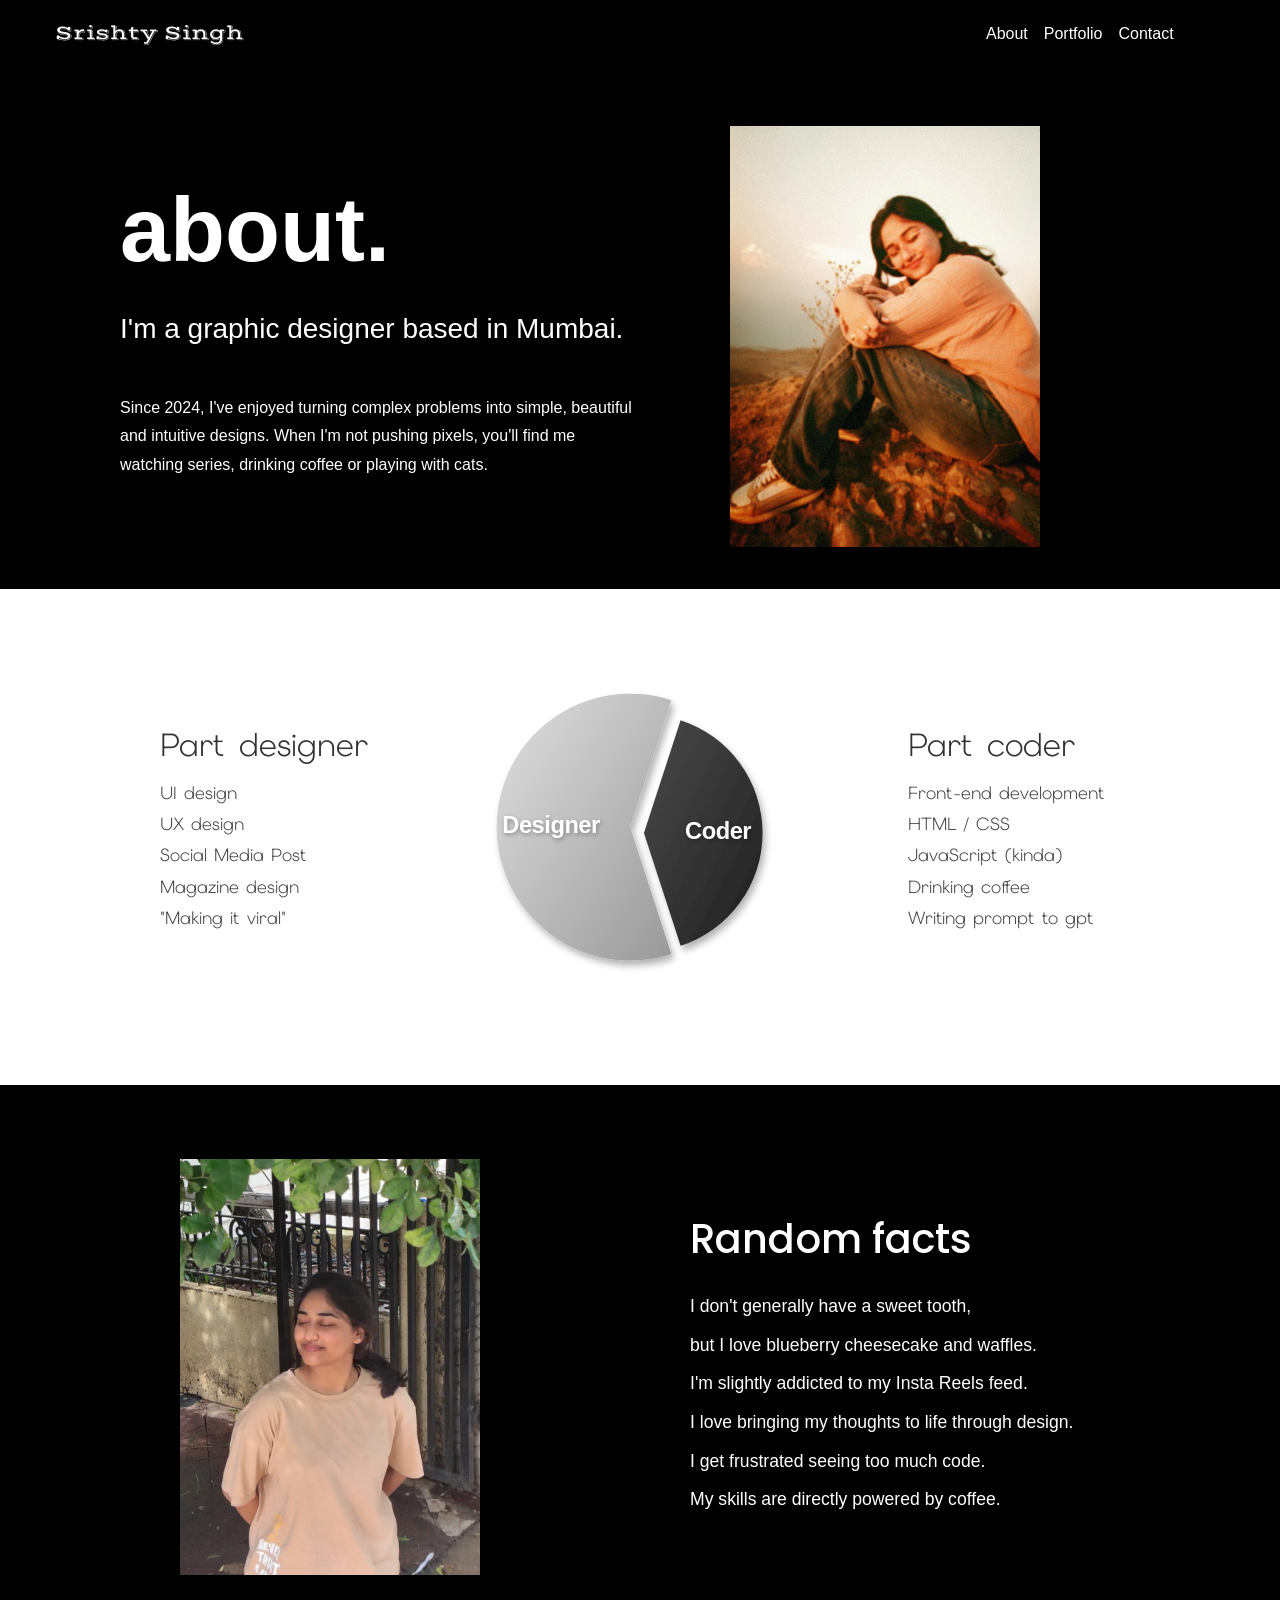
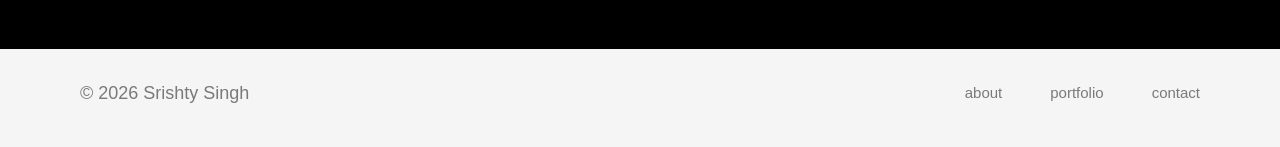
<file: about.html>
<!DOCTYPE html>
<html lang="en">
<head>
    <meta charset="UTF-8">
    <meta name="viewport" content="width=device-width, initial-scale=1.0">
    <meta
      name="about"
      content="Srishty Singh — about me."
    />
    <title>About Me</title>
     <!-- Google Font -->
      <link rel="preconnect" href="https://fonts.googleapis.com">
<link rel="preconnect" href="https://fonts.gstatic.com" crossorigin>
<link href="https://fonts.googleapis.com/css2?family=Vast+Shadow&display=swap" rel="stylesheet">
    <link href="https://fonts.googleapis.com/css2?family=Poppins:wght@300;400;500;700;800&display=swap" rel="stylesheet">

    <link href="https://cdn.jsdelivr.net/npm/bootstrap@5.0.2/dist/css/bootstrap.min.css" rel="stylesheet" integrity="sha384-EVSTQN3/azprG1Anm3QDgpJLIm9Nao0Yz1ztcQTwFspd3yD65VohhpuuCOmLASjC" crossorigin="anonymous">

    <script src="https://cdn.jsdelivr.net/npm/bootstrap@5.0.2/dist/js/bootstrap.bundle.min.js" integrity="sha384-MrcW6ZMFYlzcLA8Nl+NtUVF0sA7MsXsP1UyJoMp4YLEuNSfAP+JcXn/tWtIaxVXM" crossorigin="anonymous"></script>

    <link rel="preconnect" href="https://fonts.googleapis.com">
<link rel="preconnect" href="https://fonts.gstatic.com" crossorigin>
<link href="https://fonts.googleapis.com/css2?family=Elms+Sans:ital,wght@0,100..900;1,100..900&display=swap" rel="stylesheet">


    <link rel="stylesheet" href="assets/css/about.css" />
    <link rel="stylesheet" href="assets/css/style.css" />
</head>
<body>
    <header class="site-header">
      
<nav class="navbar navbar-expand-lg">
    <div class="container-fluid">

        <a class="navbar-brand" href="index.html">Srishty Singh</a>

        <button
            class="navbar-toggler"
            type="button"
            data-bs-toggle="collapse"
            data-bs-target="#navbarTogglerDemo02"
            aria-controls="navbarTogglerDemo02"
            aria-expanded="false"
            aria-label="Toggle navigation">

            <span class="navbar-toggler-icon"></span>
        </button>

        <div class="collapse navbar-collapse" id="navbarTogglerDemo02">

            <ul class="navbar-nav ms-auto mb-2 mb-lg-0">

                <li class="nav-item">
                    <a class="nav-link" href="about.html">About</a>
                </li>

                <li class="nav-item">
                    <a class="nav-link" href="portfolio.html">Portfolio</a>
                </li>

                <li class="nav-item">
                    <a class="nav-link" href="contact.html">Contact</a>
                </li>

            </ul>

        </div>

    </div>
</nav>


    </header>
    <section class="myself">

        <div class="myself-text">

            <h1>about.</h1>

            <h3>
                I'm a graphic designer based in Mumbai.
                
            </h3>

            <p>
                Since 2024, I've enjoyed turning complex problems into
                simple, beautiful and intuitive designs. When I'm not
                pushing pixels, you'll find me watching series, drinking coffee or
                playing with cats.
            </p>

        </div>

        <div class="myself-image">
            <img src="assets\images\aboutme\about-me.jpg" alt="my-image">
        </div>

    </section>

    

    <section class="skills-section">

    <div class="skill designer">

        <h2>Part designer</h2>

        <ul>
            <li>UI design</li>
            <li>UX design</li>
            <li>Social Media Post</li>
            <li>Magazine design</li>
            <li>"Making it viral"</li>
        </ul>

    </div>

    <div class="portfolio-chart-container">
  <svg width="100%" height="100%" viewBox="0 0 340 340" class="pie-chart">
    
    <!-- Definitions for Gradients and Shadows -->
    <defs>
      <!-- Light Gray Gradient for Designer (60%) -->
      <linearGradient id="designerGrad" x1="0%" y1="0%" x2="100%" y2="100%">
        <stop offset="0%" stop-color="#e0e0e0"/>
        <stop offset="100%" stop-color="#999999"/>
      </linearGradient>
      
      <!-- Dark Gray Gradient for Coder (40%) -->
      <linearGradient id="coderGrad" x1="0%" y1="0%" x2="100%" y2="100%">
        <stop offset="0%" stop-color="#4a4a4a"/>
        <stop offset="100%" stop-color="#1f1f1f"/>
      </linearGradient>
      
      <!-- Subtle 3D Drop Shadow -->
      <filter id="drop-shadow" x="-20%" y="-20%" width="140%" height="140%">
        <feDropShadow dx="3" dy="5" stdDeviation="4" flood-opacity="0.3"/>
      </filter>
    </defs>

    <!-- Designer Slice (60% - Increased Radius to 135) -->
    <g class="slice designer-slice">
      <path d="M 160 160 L 201.72 288.39 A 135 135 0 1 1 201.72 31.61 Z" fill="url(#designerGrad)" />
      <!-- Nudged X coordinate from 90 to 80 to center in the larger slice -->
      <text x="80" y="166" text-anchor="middle" class="chart-label">Designer</text>
    </g>

    <!-- Coder Slice (40% - Original Radius of 120) -->
    <g class="slice coder-slice">
      <path d="M 160 160 L 197.08 45.87 A 120 120 0 0 1 197.08 274.13 Z" fill="url(#coderGrad)" />
      <text x="235" y="166" text-anchor="middle" class="chart-label">Coder</text>
    </g>
    
  </svg>
</div>

    <div class="skill coder">

        <h2>Part coder</h2>

        <ul>
            <li>Front-end development</li>
            <li>HTML / CSS</li>
            <li>JavaScript (kinda)</li>
            <li>Drinking coffee</li>
            <li>Writing prompt to gpt</li>
        </ul>

    </div>

</section>

<section class="random-facts-section">
  <div class="facts-container">
    
    <!-- Left Side: Monitor/Yoda Image -->
    <div class="facts-image-wrapper">
      <img src="assets\images\aboutme\random-fact.jpg" alt="Yoda popping out of an iMac" class="facts-image">
    </div>

    <!-- Right Side: Facts List -->
    <div class="facts-content">
      <h2 class="facts-heading">Random facts</h2>
      
      <ul class="facts-list">
        <li>I don't generally have a sweet tooth, <br>
            but I love blueberry cheesecake and waffles.</li>
        <li>I'm slightly addicted to my Insta Reels feed.</li>
        <li>I love bringing my thoughts to life through design.</li>
        <li>I get frustrated seeing too much code.</li>
        <li>My skills are directly powered by coffee.</li>
        
      </ul>
    </div>
    
  </div>
</section>


      <footer class="footer">
        <!-- Back to Top Button -->
        <button class="back-to-top" id="backToTop" aria-label="Back to top">
          <svg width="24" height="24" viewBox="0 0 24 24" fill="none">
            <path
              d="M6 15L12 9L18 15"
              stroke="currentColor"
              stroke-width="2.5"
              stroke-linecap="round"
              stroke-linejoin="round"
            />
          </svg>
        </button>

        <div class="footer-container">
          <p>© 2026 Srishty Singh</p>

          <nav>
            <a href="about.html">about</a>
            <a href="portfolio.html">portfolio</a>
            <a href="contact.html">contact</a>
          </nav>
        </div>
      </footer>
    <script src="assets/js/main.js"></script>
</body>

</html>
</file>
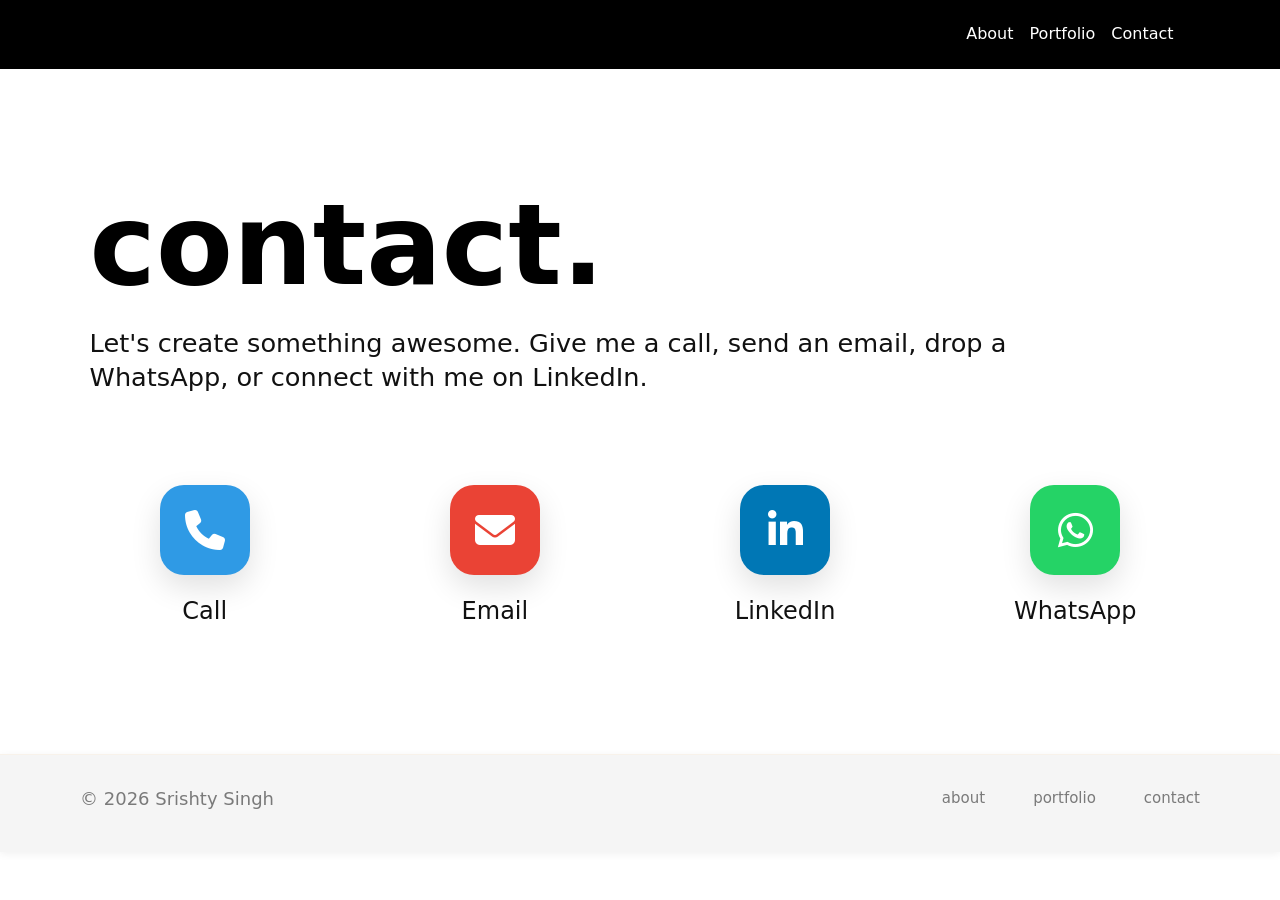
<file: contact.html>
<!DOCTYPE html>
<html lang="en">
  <head>
    <meta charset="UTF-8" />
    <meta name="viewport" content="width=device-width, initial-scale=1.0" />
    <meta
      name="description"
      content="Srishty Singh — designer and front-end developer."
    />
    <title>Srishty Singh | Portfolio</title>
    <link rel="preconnect" href="https://fonts.googleapis.com">
<link rel="preconnect" href="https://fonts.gstatic.com" crossorigin>
<link href="https://fonts.googleapis.com/css2?family=Vast+Shadow&display=swap" rel="stylesheet">
    <link rel="preconnect" href="https://fonts.googleapis.com" />
    <link rel="preconnect" href="https://fonts.gstatic.com" crossorigin />
    <link
      href="https://fonts.googleapis.com/css2?family=DM+Mono:wght@500&family=DM+Sans:wght@400;500;700&family=Yeseva+One&display=swap"
      rel="stylesheet"
    />
    <link rel="stylesheet" href="assets/css/style.css" />
    <link rel="stylesheet" href="assets/css/contact.css"/>

    <link rel="preconnect" href="https://fonts.googleapis.com" />
    <link rel="preconnect" href="https://fonts.gstatic.com" crossorigin />
    <link
      href="https://fonts.googleapis.com/css2?family=Give+You+Glory&family=Marhey:wght@300&family=Montserrat:ital,wght@0,100..900;1,100..900&family=Odor+Mean+Chey&display=swap"
      rel="stylesheet"
    />
    <link href="https://cdn.jsdelivr.net/npm/bootstrap@5.0.2/dist/css/bootstrap.min.css" rel="stylesheet" integrity="sha384-EVSTQN3/azprG1Anm3QDgpJLIm9Nao0Yz1ztcQTwFspd3yD65VohhpuuCOmLASjC" crossorigin="anonymous">

    <script src="https://cdn.jsdelivr.net/npm/bootstrap@5.0.2/dist/js/bootstrap.bundle.min.js" integrity="sha384-MrcW6ZMFYlzcLA8Nl+NtUVF0sA7MsXsP1UyJoMp4YLEuNSfAP+JcXn/tWtIaxVXM" crossorigin="anonymous"></script>

  </head>
  <body>
    <header class="site-header">
      
<nav class="navbar navbar-expand-lg">
    <div class="container-fluid">

        <a class="navbar-brand" href="index.html">Srishty Singh</a>

        <button
            class="navbar-toggler"
            type="button"
            data-bs-toggle="collapse"
            data-bs-target="#navbarTogglerDemo02"
            aria-controls="navbarTogglerDemo02"
            aria-expanded="false"
            aria-label="Toggle navigation">

            <span class="navbar-toggler-icon"></span>
        </button>

        <div class="collapse navbar-collapse" id="navbarTogglerDemo02">

            <ul class="navbar-nav ms-auto mb-2 mb-lg-0">

                <li class="nav-item">
                    <a class="nav-link" href="about.html">About</a>
                </li>

                <li class="nav-item">
                    <a class="nav-link" href="portfolio.html">Portfolio</a>
                </li>

                <li class="nav-item">
                    <a class="nav-link" href="contact.html">Contact</a>
                </li>

            </ul>

        </div>

    </div>
</nav>


    </header>

    <!-- Font Awesome -->
<link rel="stylesheet"
href="https://cdnjs.cloudflare.com/ajax/libs/font-awesome/6.7.2/css/all.min.css"/>

<section class="contact-section">

    <div class="contact-heading">
        <h1>contact.</h1>

        <p>
            Let's create something awesome. Give me a call, send an
            email, drop a WhatsApp, or connect with me on LinkedIn.
        </p>
    </div>

    <div class="contact-grid">

        <!-- Call -->
        <a href="tel:+916266552466" class="contact-card">
            <div class="icon phone">
                <i class="fa-solid fa-phone"></i>
            </div>

            <h4>Call</h4>
        </a>

        <!-- Email -->
        <a href="mailto:singhsrishty30@gmail.com" class="contact-card">
            <div class="icon email">
                <i class="fa-solid fa-envelope"></i>
            </div>

            <h4>Email</h4>
        </a>

        <!-- Linkedin -->
        <a href="https://www.linkedin.com/in/srishtysingh3004/"
            target="_blank"
            class="contact-card">

            <div class="icon linkedin">
                <i class="fa-brands fa-linkedin-in"></i>
            </div>

            <h4>LinkedIn</h4>

        </a>

        <!-- Whatsapp -->
        <a href="https://wa.me/916266552466"
            target="_blank"
            class="contact-card">

            <div class="icon whatsapp">
                <i class="fa-brands fa-whatsapp"></i>
            </div>

            <h4>WhatsApp</h4>

        </a>

    </div>

</section>

<footer class="footer">
        <!-- Back to Top Button -->
        <button class="back-to-top" id="backToTop" aria-label="Back to top">
          <svg width="24" height="24" viewBox="0 0 24 24" fill="none">
            <path
              d="M6 15L12 9L18 15"
              stroke="currentColor"
              stroke-width="2.5"
              stroke-linecap="round"
              stroke-linejoin="round"
            />
          </svg>
        </button>

        <div class="footer-container">
          <p>© 2026 Srishty Singh</p>

          <nav>
            <a href="about.html">about</a>
            <a href="portfolio.html">portfolio</a>
            <a href="contact.html">contact</a>
          </nav>
        </div>
      </footer>
    <script src="assets/js/main.js"></script>
  </body>
</html>
</file>
<file: assets/css/about.css>
*{
    margin:0;
    padding:0;
    box-sizing:border-box;
}

body{
    font-family:'Poppins',sans-serif;
    background:#fff;
    color:#333;
}
.myself{

    margin:auto;
    min-height: 520px;
    display:flex;
    align-items:center;
    justify-content:space-between;
    background-color: black;

    padding:15px 100px 0;
}

/* text */

.myself-text{

    max-width:520px;
    margin-left:20px;
    
}

.myself-text h1{

    font-size:90px;
    font-weight:800;
    color:white;
    margin-bottom:25px;
}

.myself-text h3{

    font-size:28px;
    font-weight:300;
    color:white;
    line-height:1.4;

    margin-bottom:45px;
}

.myself-text p{

    font-size:16px;
    color:white;
    line-height:1.8;
}

/* image */

.myself-image{
    display:flex;
    justify-content:center;
    flex: 1;
}

.myself-image img{
    width: 100%;
    max-width: 360px;   /* Adjust as needed */
    height: auto;
    object-fit: contain;
    padding-right: 50px;
}/*=========================
    Skills Section
==========================*/

.skills-section{

    width:100%;
    min-height:50vh;

    display:flex;
    justify-content:centre;
    align-items:center;

    padding:30px 10%;

    background:#fff;
  flex-wrap: wrap;

  /* 2. Add shadows above and below the section to make it "pop" off the page */
  box-shadow: 
    0px -15px 15px -15px rgba(0, 0, 0, 0.15), /* Top shadow */
    0px 15px 15px -15px rgba(0, 0, 0, 0.15);  /* Bottom shadow */


  /* 4. Add spacing so it doesn't collide with other elements */
  padding: 3rem 2rem; /* Creates space inside the section */
}
.designer{
    padding-left: 8rem;
}

.skill{

    width:28%;
}

.skill h2{

    font-size:2rem;
    font-family: "Elms Sans", sans-serif;
  font-optical-sizing: auto;
  font-weight: 300;
  font-style: normal;
    margin-bottom:15px;
    color:#333;
}

.skill ul{

    list-style:none;
    
    padding-left: 0px;
}

.skill li{

    font-size:1.1rem;
    color:#444;
    margin-bottom:5px;
    font-family: "Elms Sans", sans-serif;
  font-optical-sizing: auto;
  font-weight: 300;
  font-style: normal;
}
/* Container sizing */
.portfolio-chart-container {
  display: flex;
  justify-content: center;
  align-items: center;
  width: 100%;
  max-width: 400px; /* Adjust based on your layout */
  margin: 0 auto;
  padding: 2rem;
}

/* SVG Base */
.pie-chart {
  overflow: visible; /* Prevents shadow clipping */
}

/* Apply shadow and transitions to both slices */
.slice path {
  filter: url(#drop-shadow);
  transition: transform 0.3s cubic-bezier(0.25, 0.8, 0.25, 1);
  cursor: pointer;
}

/* Create the "Exploded" separation for the Coder slice */
.coder-slice {
  transform: translate(14px, 6px);
}

/* Optional: Interactive hover effects for a portfolio */
.designer-slice:hover path {
  transform: translate(-4px, -4px);
}

.coder-slice:hover path {
  transform: translate(4px, 4px); /* Pushes out slightly further on hover */
}

/* Typography matching the image */
.chart-label {
  fill: #ffffff;
  font-family: -apple-system, BlinkMacSystemFont, "Segoe UI", Roboto, Helvetica, Arial, sans-serif;
  font-weight: 700;
  font-size: 24px;
  letter-spacing: -0.5px;
  pointer-events: none; /* Ensures hover effects trigger over the whole slice */
  text-shadow: 1px 2px 4px rgba(0, 0, 0, 0.3); /* Helps text pop against gradients */
}
/* Main Section Wrapper */
.random-facts-section {
  display: flex;
  justify-content: center;
  align-items: center;
  width: 100%;
  background-color: black;
  box-sizing: border-box;
  padding: 4rem 0rem 4rem 0rem;;
  /* Restricts the maximum height to less than the full screen */
  max-height: 100vh; 
  overflow-y: auto; 
}

/* Flexbox Container */
.facts-container {
  display: flex;
  flex-direction: row;
  align-items: center;
  max-width: 1100px; /* Constrains the maximum width for wide screens */
  width: 100%;
  gap: 5rem; /* Creates the gap between the image and the text */
}

/* Image Styling */
.facts-image-wrapper {
  flex: 1; /* Takes up half the available space */
  padding: 10px 10px 10px 90px;
  display: flex;
  justify-content: left;
}

.facts-image {
  width: 100%;
    max-width: 300px;   /* Adjust as needed */
    
    height: auto;
  object-fit: contain;
}

/* Text & Typography Styling */
.facts-content {
  flex: 1; /* Takes up the other half */
  
  padding-right: 80px;
}

.facts-heading {
  font-size: 2.5rem;
  font-weight: 500; /* Recreates the thin, elegant font weight from the image */
  color: white;
  margin-top: 0;
  margin-bottom: 1.5rem;
  font-family: "Poppins", sans-serif;
}

.facts-list {
  list-style-type: none; /* Removes bullet points */
  padding: 0;
  margin: 0;
}

.facts-list li {
  font-size: 1.1rem;
  font-weight: 300;
  color: white;
  line-height: 2.2; /* Adds the tall spacing between lines */
  
}

/* Styling for the embedded link */
.facts-link {
  color: inherit;
  text-decoration: underline;
  text-decoration-thickness: 1px;
  text-underline-offset: 4px; /* Drops the underline down slightly */
}

.facts-link:hover {
  color: #333333;
}



/* ================= RESPONSIVE ================= */

/* @media(max-width:1100px){

    .myself{

        flex-direction:column;
        text-align:center;
    }

    .myself-image{

        justify-content:center;
        margin-top:50px;
    }

    .myself{

        padding:60px 30px;
    }

} */


@media(max-width:768px){
    .skill{
        width: 100%;
    }
    .skill{
        text-align: center;
        padding:0;
    }

    .myself{
        padding: 15px 15px;
        flex-wrap: wrap;
    }
    .myself-image img{
        padding: 10px;
    }

    .myself-text h1{

        font-size:70px;
        text-align: center;
    }

    .myself-text h3{

        font-size:24px;
    }

    .myself-text p{

        font-size:18px;
    }
    .facts-container {
    flex-direction: column;
    gap: 2rem;
  }

  .facts-image-wrapper {
    justify-content: center;
    padding: 0 0 0 0;
  }

  /* Removes the height restriction on mobile so content doesn't get cut off if it stacks tall */
  .random-facts-section {
    max-height: none; 
    padding: 2rem 1rem 4.5rem 1rem
  }
  .facts-content{
    padding: 0 0 0 0;
    text-align: center;
  }
  .facts-heading{
            font-weight: 350;
        margin-bottom: 1rem;
        margin-top: 2rem;
  }

  .facts-list li {
    font-size: .9rem;
    
    line-height: 2.5;
  }
}
</file>
<file: assets/css/style.css>
:root {
    --header-height: 92px;
    --split: 55%;
    --designer-visibility: 1;
    --developer-visibility: 1;
    --designer-color: 100%;
    --developer-color: 0%;
    --portrait-position: 55%;
    --flower-offset: 0%;
    --laptop-offset: 0%;
    --developer-title-top: 26%;
    --designer-title-size: 12dvh;
    --developer-title-size: 12dvh;
    --signature-bottom: 13%;
}

* {
    box-sizing: border-box;
}

html,
body {
    margin: 0;
    min-height: 100%;
    scroll-behavior: smooth;
}

body {
    overflow-x: hidden;
    font-family: "DM Sans", Arial, sans-serif;
}

.site-header {
    background: black;
    padding: 0.5% 6.75% 0.5% 3.35%;
    align-items: center;
}
.navbar-brand {
     font-family: "Vast Shadow", serif;
  font-weight: 400;
  font-style: normal;
  color: white;

}
.navbar-toggler {
    border-color: rgba(255, 255, 255, 0.5);
}

.navbar-toggler-icon {
    background-image: url("data:image/svg+xml,%3Csvg xmlns='http://www.w3.org/2000/svg' viewBox='0 0 30 30'%3E%3Cpath stroke='rgba(255,255,255,1)' stroke-linecap='round' stroke-miterlimit='10' stroke-width='2' d='M4 7h22M4 15h22M4 23h22'/%3E%3C/svg%3E");
}
.nav-item a{
    color: white;
}
nav a {
    color: inherit;
    text-decoration: none;
    font-weight: 500;
    color: white;
}

nav a:hover {
    opacity: .65;
}

.hero {
    height: calc(100svh - var(--header-height));
    min-height: 520px;
    position: relative;
    overflow: hidden;
    isolation: isolate;
    background: #000;
}

.panel {
    position: absolute;
    inset: 0;
    overflow: hidden;
    transition: clip-path .14s ease-out;
    will-change: clip-path;
}

.panel--designer {
    color: #000;
    /* The retreating white panel progressively darkens as it fades. */
    background-color: hsl(0 0% var(--designer-color));
    clip-path: inset(0 calc(100% - var(--split)) 0 0);
    animation: arrive-left 1.1s cubic-bezier(.22, .75, .25, 1) both;
}

.panel--developer {
    color: #fff;
    /* The retreating black panel progressively lightens as it fades. */
    background-color: hsl(0 0% var(--developer-color));
    clip-path: inset(0 0 0 var(--split));
    animation: arrive-right 1.1s cubic-bezier(.22, .75, .25, 1) both;
}

.designer-content,
.developer-content {
    width: 100vw;
    height: 100%;
    position: relative;
    transition: opacity .3s ease;
}

.designer-content {
    opacity: var(--designer-visibility);
}

.developer-content {
    opacity: var(--developer-visibility);
}

.panel--designer h1 {
    margin: 0;
    position: absolute;
    font-family: "Marhey", sans-serif;
    font-optical-sizing: auto;
    font-style: normal;
    font-weight: 300;
    font-size: var(--designer-title-size);

    white-space: nowrap;
}

.panel--developer h1 {
    margin: 0;
    position: absolute;
    font-family: "Odor Mean Chey", serif;
    font-weight: 400;
    font-style: normal;
    font-size: var(--developer-title-size);
    white-space: nowrap;
}

.panel--designer h1 {
    top: 15%;
    left: 10%;
}

.panel--developer h1 {
    top: var(--developer-title-top);
    right: 10%;
}

.signature {
    position: absolute;
    left: 10%;
    bottom: var(--signature-bottom);
    margin: 0;
    font-family: "Give You Glory", cursive;
    font-weight: 400;
    font-style: normal;
    font-size: 10dvh;
    white-space: nowrap;
}

.intro {
    position: absolute;
    opacity: 0;
    margin: 0;
    font-family: "Montserrat", sans-serif;
    font-style: normal;
    font-size: 1.5rem;
    line-height: 1.13;
    font-weight: 500;
    transition: opacity .25s ease;
}

.panel--designer .intro {
    left: 8.7%;
    bottom: 10%;
}

.panel--developer .intro {
    top: 40%;
    right: 5.7%;
    text-align: right;
}

.flowers {
    position: absolute;
    left: calc(32% + var(--flower-offset));
    bottom: -8%;
    width: min(22vw, 565px);
    margin-bottom: 10vw;
    height: auto;
    transform: scaleX(-1);
}

.laptop {
    position: absolute;
    top: 25%;
    left: calc(52% + var(--laptop-offset));
    bottom: 1%;
    width: min(27vw, 470px);
    height: auto;
}

.portrait {
    position: absolute;
    z-index: 3;
    height: min(92vh, 850px);
    width: auto;
    object-fit: contain;
    bottom: -4%;
    left: var(--portrait-position);
    margin-bottom: 20px;
    transform: translateX(-50%);
    transition: left .14s ease-out, opacity .35s ease, transform .35s ease;
    animation: reveal-portrait .65s 1.15s both;
    pointer-events: none;
}




.brand {
    color: inherit;
    text-decoration: none;
    font-family: "DM Mono", monospace;
    font-size: clamp(1rem, 1.8vw, 1.7rem);
    text-shadow: 1px 1px 0 #555;
}



.hint {
    position: absolute;
    z-index: 6;
    bottom: 2.5%;
    left: 50%;
    transform: translateX(-50%);
    color: #777;
    font-size: .75rem;
    letter-spacing: .12em;
    text-transform: uppercase;
    opacity: 0;
    animation: hint-in .5s 3.8s forwards;
}

.hero.designer-active .panel--designer .intro,
.hero.developer-active .panel--developer .intro {
    opacity: 1;
}

.hero.designer-active .portrait {
    transform: translateX(-50%) scale(.96);
}

.hero.developer-active .portrait {
    transform: translateX(-50%) scale(.96);
}

.panel-link {
    position: absolute;
    inset: 0;
    z-index: 2;
    cursor: pointer;
}

.projects {
      padding: clamp(2rem, 5vw, 5rem) 
           clamp(1.5rem, 7vw, 7rem) 
           clamp(4rem, 9vw, 9rem) 
           clamp(1.5rem, 7vw, 7rem);
    background: #f8f2ea;
    color: #2e241d;
}

.section-intro {
    align-items: end;
    justify-content: space-between;
    gap: 2rem;
    margin-bottom: clamp(2rem, 4vw, 4rem);
}

.eyebrow {
    margin: 0 0 .6rem;
    color: #896f58;
    font-size: 2rem;
    font-weight: 700;
    letter-spacing: .12em;
    text-transform: uppercase;
    text-align: center;
}

.section-intro h2 {
    margin: 0;
    font-family: "Marhey", sans-serif;
    font-size: clamp(2.5rem, 5vw, 5rem);
    line-height: 1;
}

.all-work {
    color: inherit;
    font-weight: 700;
    text-underline-offset: .3em;
    text-align: left;
    font-size: 0.8rem;
    display: block;
    text-align: right;
}

.work {
    display: grid;
    grid-template-columns: repeat(3, minmax(0, 1fr));
    gap: 1.25rem;
}

.card {
    overflow: hidden;
    border: 1px solid #d9cabb;
    color: inherit;
    text-decoration: none;
    background: #fffaf4;
    transition: transform .25s ease, box-shadow .25s ease;
}

.card:hover {
    transform: translateY(-.4rem);
    box-shadow: 0 1rem 2rem rgb(46 36 29 / .14);
}

.preview {
    display: grid;
    min-height: 13rem;
    place-items: center;
    
    color: #fffaf4;
    font-size: .9rem;
    font-weight: 700;
    letter-spacing: .04em;
    text-align: center;
}

.preview.one {
    background: #EEEEEE;
}

.preview.two {
    background: #EEEEEE;
}

.preview.three {
    background: #EEEEEE;
}

.card-copy {
    padding: 1.5rem;
}
.instagram-post{
    height: 300px;
}

.tag {
    color: #896f58;
    font-size: .8rem;
    font-weight: 700;
    text-transform: uppercase;
}

.card h3 {
    margin: .5rem 0 0;
    font-size: 1.35rem;
}

.footer{
        width:100%;
    margin:0;
    padding:30px 80px 40px;
    background:#f5f5f5;
    border-top:1px solid #f8f2ea;
    box-shadow:0 2px 8px rgba(0,0,0,.06);
    position:relative;
    box-sizing:border-box;
}

.back-to-top{
    position:absolute;
    left:50%;
    top:0;
    transform:translate(-50%, -50%);
    width: 100px;
    height:100px;
    border-radius:50%;
    border:none;
    background:#f5f5f5;
    cursor:pointer;

    display:flex;
    align-items:center;
    justify-content:center;
box-shadow:
        0 -3px 8px rgba(0,0,0,.06), /* highlight */
        0 2px 5px rgba(255,255,255,.9);  
    color:#bdbdbd;
}
.back-to-top::before{
    content:"";
    position:absolute;
    inset:0;
    border-radius:50%;
    border-top:1px solid #f8f2ea;
    border-left:1px solid #f8f2ea;
    border-right:1px solid #f8f2ea;
    border-bottom:none;
}

.back-to-top:hover{
    color:#333;
    transform:translate(-50%, -58%);
}

.back-to-top svg{
    width:64px;
    height:64px;
}

/* Footer Layout */

.footer-container{
    display:flex;
    justify-content:space-between;
    align-items:center;
}

.footer p{
    margin:0;
    color:#7a7a7a;
    font-size:18px;
    font-weight:300;
}

.footer nav{
    display:flex;
    gap:48px;
}

.footer nav a{
    text-decoration:none;
    color:#7a7a7a;
    font-size:15px;
    transition:.3s;
}

.footer nav a:hover{
    color:#111;
}


@keyframes arrive-left {
    from {
        clip-path: inset(0 100% 0 0);
    }

    to {
        clip-path: inset(0 calc(100% - 55%) 0 0);
    }
}

@keyframes arrive-right {
    from {
        clip-path: inset(0 0 0 100%);
    }

    to {
        clip-path: inset(0 0 0 55%);
    }
}

@keyframes reveal-portrait {
    from {
        opacity: 0;
        transform: translateX(-50%) translateY(30px);
    }

    to {
        opacity: 1;
        transform: translateX(-50%) translateY(0);
    }
}

@keyframes reveal-nav {
    to {
        opacity: 1;
        transform: translateY(0);
    }
}

@keyframes hint-in {
    to {
        opacity: .8;
    }
}

@media (max-width: 768px) {

    :root {
        --header-height: 72px;
    }

    body {
        overflow-x: hidden;
    }
    

    /* HERO */
    .hero {
        height: 38vh;
        min-height: 260px;
        overflow: hidden;
    }
    .panel--designer{
        clip-path: inset(0 45% 0 0);
        opacity: 100%;
        background-color: #fff;
        animation: none;
    }
    .designer-content {
    opacity: 1;
}

.developer-content {
    opacity: 100%;
}

    .panel--developer{
        clip-path: inset(0 0 0 55%);
        opacity: 100%;
        background-color: #000;
        animation: none;
    }
    
    /* TITLES */
    .panel h1 {
        font-size: 1.5rem;
        line-height: 1;
    }

    .panel--designer h1 {
        top: 14%;
        left: 4%;
    }

    .panel--developer h1 {
        top: 40%;
        left: auto;
        right: 4%;
    }
    .intro{
        display:none;
    }

    /* PORTRAIT */
    .portrait {
        height: 39vh;
        left: 55%;
        bottom: -7%;
        transform: translateX(-55%);
    }

    /* DECORATION */
    .flowers {
        width: 40vw;
        left: 17%;
        bottom: 5%;
    }

    .laptop {
        width: 40vw;
        left: 52%;
        top: 40%;
    }

    /* SIGNATURE */
    .signature {
                font-size: 1.5rem;
        left: 8%;
        bottom: 12%;
    }

    .hint {
        display: none;
    }

    /* PROJECT SECTION */
    .projects {
        padding: 40px 20px;
    }

    .section-intro {
        flex-direction: column;
        align-items: flex-start;
        gap: 15px;
    }

    .eyebrow {
        font-size: 14px;
    }

    .all-work {
        display: none;
    }

    .work {
        grid-template-columns: 1fr;
        gap: 24px;
    }

    .card h3 {
        font-size: 1.5rem;
    }

    .preview img {
        width: 100%;
        height: auto;
    }

    /* FOOTER */
    .footer {
        padding: 30px 20px 30px;
    }

    .footer-container {
        flex-direction: column;
        text-align: center;
        gap: 25px;
    }

    .footer nav {
        display: none;
    }

    .footer p,
    .footer nav a {
        font-size: 16px;
    }

    .back-to-top {
        width: 64px;
        height: 64px;
    }
}
@media (prefers-reduced-motion: reduce) {

    *,
    *::before,
    *::after {
        animation-duration: .10ms !important;
        animation-delay: 0ms !important;
        transition-duration: .10ms !important;
    }
}
</file>
<file: assets/css/contact.css>
*{
    margin:0;
    padding:0;
    box-sizing:border-box;
}

body{
    font-family:'Poppins',sans-serif;
    background:#fff;
    color:#333;
}/* ===========================
        CONTACT SECTION
=========================== */

.contact-section{

    width:100%;
    padding:120px 7%;
    background:#fff;

}

.contact-heading{

    max-width:1000px;
    margin-bottom:90px;

}

.contact-heading h1{

    font-size:clamp(4rem,10vw,7rem);
    font-weight:800;
    line-height:1;
    color:#000;
    margin-bottom:25px;

}

.contact-heading p{

    font-size:clamp(1.3rem,2vw,2.2rem);
    line-height:1.35;
    color:#111;
    font-weight:400;

}

/* GRID */

.contact-grid{

    display:grid;
    grid-template-columns:repeat(4,1fr);
    gap:60px;
    align-items:center;

}

.contact-card{

    text-decoration:none;
    color:#111;

    display:flex;
    flex-direction:column;
    align-items:center;

    transition:.35s;

}

.contact-card:hover{

    transform:translateY(-10px);

}

/* ICON */

.icon{

    width:90px;
    height:90px;

    border-radius:24px;

    display:flex;
    align-items:center;
    justify-content:center;

    font-size:2.5rem;

    color:white;

    transition:.35s;

    box-shadow:0 12px 30px rgba(0,0,0,.12);

}

.phone{

    background:#2f9ae5;

}

.email{

    background:#EA4335;

}

.linkedin{

    background:#0077b5;

}

.whatsapp{

    background:#25D366;

}

.contact-card:hover .icon{

    transform:scale(1.12) rotate(-8deg);

    box-shadow:0 20px 40px rgba(0,0,0,.18);

}

.contact-card h4{

    margin-top:22px;
    font-size:1.5rem;
    font-weight:500;

    transition:.3s;

}

.contact-card:hover h4{

    letter-spacing:1px;

}


/* ===========================
        TABLET
=========================== */

@media(max-width:991px){

.contact-section{

    padding:100px 5%;
    text-align: center;

}

.contact-grid{

    grid-template-columns:repeat(2,1fr);
    gap:50px;

}

.contact-heading{

    margin-bottom:70px;

}

}


/* ===========================
        MOBILE
=========================== */

@media(max-width:576px){

.contact-section{

    padding:80px 20px;
    text-align: center;

}

.contact-heading{

    margin-bottom:60px;

}

.contact-heading p{

    font-size:1.35rem;

}

.contact-grid{

    grid-template-columns:repeat(2,1fr);
    gap:35px;

}

.icon{

    width:75px;
    height:75px;
    font-size:2rem;

}

.contact-card h4{

    font-size:1.2rem;

}

}


/* Extra Small */

@media(max-width:420px){

.contact-grid{

    grid-template-columns:1fr;

}

}
</file>
